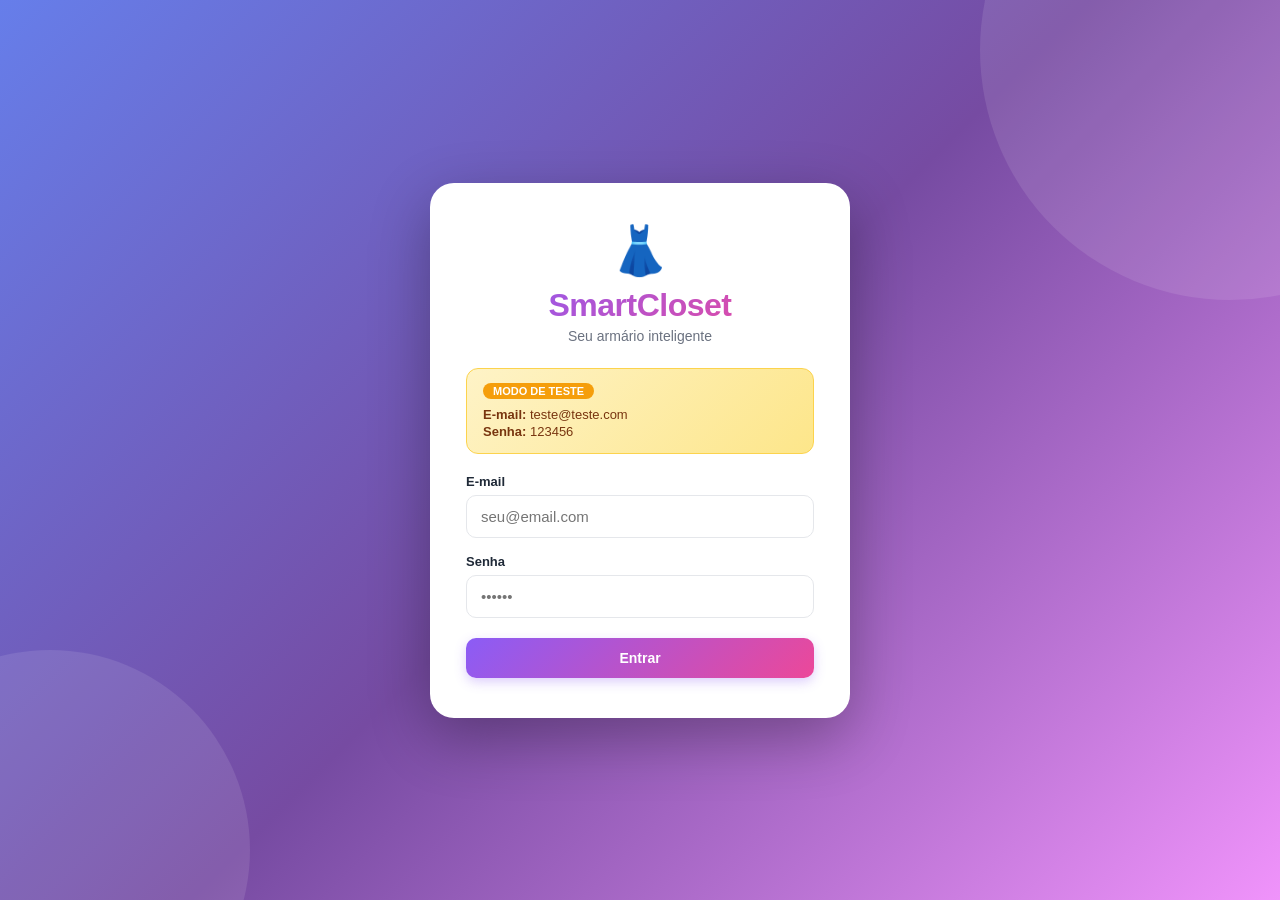
<file: index.html>
<!DOCTYPE html>
<html lang="pt-BR">
<head>
    <meta charset="UTF-8">
    <meta name="viewport" content="width=device-width, initial-scale=1.0">
    <title>SmartCloset · Seu armário inteligente</title>
    <link rel="stylesheet" href="style.css">
</head>
<body>

    <!-- ================= AUTH ================= -->
    <div id="auth-section" class="auth-wrapper">
        <div class="auth-card">
            <div class="auth-brand">
                <span class="brand-icon">👗</span>
                <h1>SmartCloset</h1>
                <p>Seu armário inteligente</p>
            </div>

            <div class="test-hint">
                <span class="hint-badge">Modo de Teste</span>
                <div class="hint-info">
                    <span><strong>E-mail:</strong> teste@teste.com</span>
                    <span><strong>Senha:</strong> 123456</span>
                </div>
            </div>

            <form id="auth-form">
                <div class="field">
                    <label for="email">E-mail</label>
                    <input type="email" id="email" placeholder="seu@email.com" required>
                </div>
                <div class="field">
                    <label for="password">Senha</label>
                    <input type="password" id="password" placeholder="••••••" required>
                </div>
                <button type="submit" id="btn-login">Entrar</button>
            </form>
        </div>
    </div>

    <!-- ================= APP ================= -->
    <div id="app-section" class="hidden">
        <header class="app-header">
            <div class="header-brand">👗 SmartCloset</div>
            <nav class="tabs">
                <button data-tab="closet"   class="tab active">Armário</button>
                <button data-tab="outfit"   class="tab">Look do Dia</button>
                <button data-tab="chat"     class="tab">🤖 Chatbot</button>
                <button data-tab="calendar" class="tab">Calendário</button>
                <button data-tab="stats"    class="tab">Estatísticas</button>
                <button data-tab="travel"   class="tab">Viagem</button>
                <button data-tab="bazar"    class="tab">Bazares</button>
            </nav>
            <button id="btn-logout">Sair</button>
        </header>

        <main>
            <!-- ===== TAB: ARMÁRIO ===== -->
            <section id="tab-closet" class="tab-panel active">
                <div class="upload-card">
                    <h2>➕ Nova Peça</h2>
                    <form id="upload-form">
                        <div class="upload-row">
                            <label class="file-btn">
                                <input type="file" id="clothing-image" accept="image/*" required>
                                <span>📷 Foto</span>
                            </label>
                            <input type="text" id="clothing-name" placeholder="Nome da peça" required>
                            <select id="clothing-category" required>
                                <option value="camisa">👕 Camisa / Blusa</option>
                                <option value="calca">👖 Calça / Short</option>
                                <option value="sapato">👟 Calçado</option>
                                <option value="acessorio">👜 Acessório</option>
                            </select>
                            <input type="number" id="clothing-price" placeholder="Preço R$" min="0" step="0.01">
                        </div>
                        <div class="upload-row">
                            <span style="font-size:13px;font-weight:600;">Ocasiões:</span>
                            <label><input type="checkbox" class="occ" value="trabalho"> Trabalho</label>
                            <label><input type="checkbox" class="occ" value="festa"> Festa</label>
                            <label><input type="checkbox" class="occ" value="casual" checked> Casual</label>
                            <label><input type="checkbox" class="occ" value="estudo"> Estudo</label>
                            <label><input type="checkbox" class="occ" value="viagem"> Viagem</label>
                        </div>
                        <div class="upload-row">
                            <button type="submit">Adicionar ao armário</button>
                        </div>
                    </form>
                </div>

                <div class="seed-bar">
                 <button id="btn-seed" class="btn-seed">🧪 Carregar roupas de teste (20 peças)</button>
                 <button id="btn-clear" class="btn-clear">🗑️ Limpar armário</button>
                </div>

                <h2>Minhas Roupas <span id="closet-count"></span></h2>
                <div id="closet-grid"></div>
            </section>

            <!-- ===== TAB: LOOK DO DIA ===== -->
            <section id="tab-outfit" class="tab-panel">
                <h2>✨ Look do Dia</h2>
                <div class="outfit-controls">
                    <select id="occasion-select">
                        <option value="casual">Casual</option>
                        <option value="trabalho">Trabalho</option>
                        <option value="festa">Festa</option>
                        <option value="estudo">Estudo</option>
                        <option value="viagem">Viagem</option>
                    </select>
                    <button id="btn-weather">🌡️ Clima atual</button>
                    <button id="btn-suggest">✨ Sugerir Look</button>
                </div>
                <div id="outfit-result"></div>
            </section>

            <!-- ===== TAB: CHATBOT ===== -->
            <section id="tab-chat" class="tab-panel">
                <div id="chat-messages"></div>
                <form id="chat-form">
                    <input type="text" id="chat-input"
                           placeholder='Ex: "sugerir look para trabalho"' autocomplete="off">
                    <button type="submit">Enviar</button>
                </form>
            </section>

            <!-- ===== TAB: CALENDÁRIO ===== -->
            <section id="tab-calendar" class="tab-panel">
                <div class="calendar-header">
                    <button id="cal-prev">←</button>
                    <h2 id="cal-month"></h2>
                    <button id="cal-next">→</button>
                </div>
                <div id="calendar-grid"></div>
            </section>

            <!-- ===== TAB: ESTATÍSTICAS ===== -->
            <section id="tab-stats" class="tab-panel">
                <h2>📊 Estatísticas do armário</h2>
                <div id="stats-content"></div>
            </section>

            <!-- ===== TAB: VIAGEM ===== -->
            <section id="tab-travel" class="tab-panel">
                <h2>🧳 Montar mala de viagem</h2>
                <div class="travel-form">
                    <input type="number" id="travel-days" placeholder="Dias" min="1" max="30" value="3">
                    <select id="travel-weather">
                        <option value="quente">☀️ Quente</option>
                        <option value="ameno" selected>🌤️ Ameno</option>
                        <option value="frio">❄️ Frio</option>
                    </select>
                    <button id="btn-travel">Montar mala</button>
                </div>
                <div id="travel-result"></div>
            </section>

            <!-- ===== TAB: BAZARES ===== -->
            <section id="tab-bazar" class="tab-panel">
                <h2>🏪 Bazares próximos</h2>
                <button id="btn-geoloc-bazar">📍 Usar minha localização</button>
                <div id="bazar-list"></div>
            </section>
        </main>
    </div>

    <script src="app.js"></script>
</body>
</html>
</file>
<file: style.css>
* { margin: 0; padding: 0; box-sizing: border-box; }

:root {
    --primary: #8b5cf6; --primary-dark: #7c3aed; --accent: #ec4899;
    --bg: #f8f5ff; --surface: #fff; --text: #1f2937; --text-muted: #6b7280;
    --border: #e5e7eb; --danger: #ef4444; --success: #10b981;
    --radius: 14px;
    --shadow-sm: 0 1px 3px rgba(0,0,0,0.08);
    --shadow-md: 0 4px 12px rgba(0,0,0,0.08);
    --shadow-lg: 0 10px 40px rgba(139,92,246,0.18);
}

body {
    font-family: -apple-system, BlinkMacSystemFont, 'Segoe UI', Roboto, sans-serif;
    background: var(--bg); color: var(--text); min-height: 100vh;
}
.hidden { display: none !important; }

/* ================= AUTH ================= */
.auth-wrapper {
    min-height: 100vh; display: flex; align-items: center; justify-content: center;
    padding: 20px; position: relative; overflow: hidden;
    background: linear-gradient(135deg, #667eea 0%, #764ba2 50%, #f093fb 100%);
}
.auth-wrapper::before, .auth-wrapper::after {
    content: ''; position: absolute; border-radius: 50%; background: rgba(255,255,255,0.1);
}
.auth-wrapper::before { width: 500px; height: 500px; top: -200px; right: -200px; }
.auth-wrapper::after  { width: 400px; height: 400px; bottom: -150px; left: -150px; }

.auth-card {
    position: relative; z-index: 1; background: #fff;
    padding: 40px 36px; border-radius: 24px; width: 100%; max-width: 420px;
    box-shadow: 0 20px 60px rgba(0,0,0,0.3); animation: slideUp 0.5s ease;
}
@keyframes slideUp { from { opacity:0; transform: translateY(20px);} to { opacity:1; transform:none;} }

.auth-brand { text-align: center; margin-bottom: 24px; }
.auth-brand .brand-icon { font-size: 48px; display: inline-block; margin-bottom: 8px; }
.auth-brand h1 {
    font-size: 32px; font-weight: 700; letter-spacing: -0.5px;
    background: linear-gradient(135deg, var(--primary), var(--accent));
    -webkit-background-clip: text; -webkit-text-fill-color: transparent; background-clip: text;
}
.auth-brand p { color: var(--text-muted); font-size: 14px; margin-top: 4px; }

.test-hint {
    background: linear-gradient(135deg, #fef3c7, #fde68a);
    border: 1px solid #fcd34d; padding: 14px 16px; border-radius: 12px;
    margin-bottom: 20px; font-size: 13px;
}
.hint-badge {
    display: inline-block; background: #f59e0b; color: #fff; padding: 2px 10px;
    border-radius: 20px; font-size: 11px; font-weight: 700;
    text-transform: uppercase; margin-bottom: 8px;
}
.hint-info { display: flex; flex-direction: column; gap: 2px; color: #78350f; }

.field { display: flex; flex-direction: column; gap: 6px; margin-bottom: 16px; }
.field label { font-size: 13px; font-weight: 600; }

input, select, textarea {
    padding: 12px 14px; border: 1.5px solid var(--border); border-radius: 10px;
    font-size: 15px; background: #fff; color: var(--text); width: 100%;
    font-family: inherit; outline: none; transition: all 0.2s;
}
input:focus, select:focus { border-color: var(--primary); box-shadow: 0 0 0 4px rgba(139,92,246,0.12); }

button {
    padding: 12px 20px; border: none; border-radius: 10px; font-size: 14px;
    font-weight: 600; cursor: pointer; font-family: inherit; transition: all 0.2s;
}
#btn-login {
    width: 100%; margin-top: 4px; color: #fff;
    background: linear-gradient(135deg, var(--primary), var(--accent));
    box-shadow: 0 4px 12px rgba(139,92,246,0.3);
}
#btn-login:hover { transform: translateY(-1px); box-shadow: 0 6px 20px rgba(139,92,246,0.45); }

/* ================= APP ================= */
.app-header {
    background: #fff; border-bottom: 1px solid var(--border); padding: 14px 20px;
    display: flex; align-items: center; gap: 20px;
    position: sticky; top: 0; z-index: 10; flex-wrap: wrap;
}
.header-brand {
    font-size: 18px; font-weight: 700; white-space: nowrap;
    background: linear-gradient(135deg, var(--primary), var(--accent));
    -webkit-background-clip: text; -webkit-text-fill-color: transparent; background-clip: text;
}

.tabs { display: flex; gap: 4px; flex: 1; overflow-x: auto; }
.tab {
    background: transparent; color: var(--text-muted); padding: 8px 14px;
    border-radius: 8px; font-size: 13px; white-space: nowrap; border: none;
}
.tab:hover { background: #f3f0ff; color: var(--primary); }
.tab.active { background: linear-gradient(135deg, var(--primary), var(--accent)); color: #fff; }

#btn-logout {
    background: transparent; color: var(--danger); border: 1.5px solid var(--border);
    padding: 8px 14px; font-size: 13px;
}
#btn-logout:hover { background: var(--danger); color: #fff; border-color: var(--danger); }

main { max-width: 1100px; margin: 0 auto; padding: 24px 20px 60px; }

.tab-panel { display: none; }
.tab-panel.active { display: block; animation: fadeIn 0.25s ease; }
@keyframes fadeIn { from { opacity:0; transform: translateY(6px);} to { opacity:1; transform:none;} }

h2 { font-size: 20px; margin-bottom: 14px; display: flex; align-items: center; gap: 8px; }
h2 span { font-size: 14px; color: var(--text-muted); font-weight: 500; }
h3 { font-size: 16px; margin-bottom: 12px; }

/* ===== UPLOAD ===== */
.upload-card {
    background: #fff; padding: 20px; border-radius: var(--radius);
    border: 1px solid var(--border); box-shadow: var(--shadow-md); margin-bottom: 28px;
}
.upload-row { display: flex; gap: 10px; margin-bottom: 12px; flex-wrap: wrap; align-items: center; }
.upload-row input, .upload-row select { flex: 1; min-width: 120px; }
.upload-row label { font-size: 13px; display: flex; align-items: center; gap: 6px; cursor: pointer; }

.file-btn {
    position: relative; display: inline-flex; align-items: center; gap: 6px;
    padding: 11px 16px; background: #faf5ff; border: 1.5px dashed var(--primary);
    border-radius: 10px; color: var(--primary); font-size: 14px; font-weight: 600;
    cursor: pointer; transition: all 0.2s; white-space: nowrap;
}
.file-btn:hover { background: #f3e8ff; }
.file-btn input { display: none; }

#upload-form button[type="submit"] {
    background: linear-gradient(135deg, var(--primary), var(--accent));
    color: #fff; padding: 12px 24px; box-shadow: 0 4px 12px rgba(139,92,246,0.3);
}
#upload-form button[type="submit"]:hover { transform: translateY(-1px); }

/* ===== CLOSET ===== */
#closet-grid { display: grid; grid-template-columns: repeat(auto-fill, minmax(160px, 1fr)); gap: 14px; }
.clothing-card {
    background: #fff; border-radius: var(--radius); border: 1px solid var(--border);
    overflow: hidden; box-shadow: var(--shadow-sm); transition: all 0.25s;
    display: flex; flex-direction: column;
}
.clothing-card:hover { transform: translateY(-3px); box-shadow: var(--shadow-lg); }
.card-img { width: 100%; height: 160px; overflow: hidden; background: #f3f4f6; }
.card-img img { width: 100%; height: 100%; object-fit: cover; }
.card-body { padding: 10px 12px 12px; display: flex; flex-direction: column; gap: 4px; }
.card-title { font-size: 13px; font-weight: 600; overflow: hidden; text-overflow: ellipsis; white-space: nowrap; }
.card-meta { font-size: 11px; color: var(--text-muted); margin-bottom: 6px; }
.btn-wear, .btn-del { padding: 6px 10px; font-size: 11px; border-radius: 6px; }
.btn-wear { background: #d1fae5; color: #065f46; }
.btn-wear:hover { background: var(--success); color: #fff; }
.btn-del { background: #fee2e2; color: var(--danger); }
.btn-del:hover { background: var(--danger); color: #fff; }

.empty {
    grid-column: 1 / -1; text-align: center; padding: 50px 20px;
    color: var(--text-muted); background: #fff;
    border: 2px dashed var(--border); border-radius: var(--radius);
}
.empty::before { content: '👗'; display: block; font-size: 44px; margin-bottom: 12px; opacity: 0.5; }

/* ===== OUTFIT ===== */
.outfit-controls { display: flex; gap: 10px; margin-bottom: 20px; flex-wrap: wrap; }
.outfit-controls select { flex: 1; max-width: 240px; }
.outfit-controls button {
    background: linear-gradient(135deg, var(--primary), var(--accent));
    color: #fff; padding: 12px 20px;
}
.outfit-controls button:hover { transform: translateY(-1px); }

.outfit-board {
    background: #fff; border-radius: var(--radius); padding: 24px;
    border: 1px solid var(--border); box-shadow: var(--shadow-md);
}
.outfit-header { margin-bottom: 20px; }
.outfit-header h3 { font-size: 18px; }
.outfit-header p { font-size: 13px; color: var(--text-muted); margin-top: 4px; text-transform: capitalize; }

.mannequin-area { display: flex; gap: 24px; align-items: center; flex-wrap: wrap; justify-content: center; margin-bottom: 20px; }
.mannequin { width: 100px; height: 220px; flex-shrink: 0; }
.mannequin-svg { width: 100%; height: 100%; }

.outfit-slots { display: grid; grid-template-columns: repeat(auto-fill, minmax(140px, 1fr)); gap: 12px; flex: 1; min-width: 280px; }
.outfit-slot {
    background: #fafafa; border: 1.5px solid var(--border); border-radius: 10px;
    overflow: hidden; display: flex; flex-direction: column;
}
.outfit-slot img { width: 100%; height: 120px; object-fit: cover; }
.outfit-slot-label { padding: 8px 10px; font-size: 12px; font-weight: 600; text-align: center; }
.empty-slot {
    display: flex; flex-direction: column; align-items: center; justify-content: center;
    padding: 20px; color: var(--text-muted); font-size: 12px; text-align: center; gap: 6px;
}
.empty-slot span { font-size: 28px; opacity: 0.5; }

.btn-primary {
    background: linear-gradient(135deg, var(--primary), var(--accent));
    color: #fff; padding: 12px 24px; box-shadow: 0 4px 12px rgba(139,92,246,0.3);
}
.btn-primary:hover { transform: translateY(-1px); box-shadow: 0 6px 18px rgba(139,92,246,0.45); }

/* ===== CHAT ===== */
#tab-chat { display: none; flex-direction: column; height: calc(100vh - 140px); }
#tab-chat.active { display: flex; }

#chat-messages {
    flex: 1; overflow-y: auto; padding: 20px; background: #fff;
    border: 1px solid var(--border); border-radius: var(--radius) var(--radius) 0 0;
    display: flex; flex-direction: column; gap: 10px;
}
.chat-msg {
    max-width: 80%; padding: 10px 14px; border-radius: 12px;
    font-size: 14px; line-height: 1.5; word-wrap: break-word;
}
.chat-msg.user {
    align-self: flex-end;
    background: linear-gradient(135deg, var(--primary), var(--accent));
    color: #fff; border-bottom-right-radius: 4px;
}
.chat-msg.bot {
    align-self: flex-start; background: #f3f0ff; color: var(--text);
    border-bottom-left-radius: 4px;
}

#chat-form {
    display: flex; gap: 8px; padding: 12px; background: #fff;
    border: 1px solid var(--border); border-top: none;
    border-radius: 0 0 var(--radius) var(--radius);
}
#chat-form input { flex: 1; }
#chat-form button {
    background: linear-gradient(135deg, var(--primary), var(--accent)); color: #fff; padding: 12px 20px;
}

/* ===== CALENDAR ===== */
.calendar-header { display: flex; justify-content: space-between; align-items: center; margin-bottom: 16px; }
.calendar-header h2 { margin: 0; font-size: 18px; }
.calendar-header button {
    background: #fff; color: var(--primary); border: 1.5px solid var(--border);
    padding: 8px 14px; font-size: 16px;
}
.calendar-header button:hover { border-color: var(--primary); }

#calendar-grid {
    display: grid; grid-template-columns: repeat(7, 1fr); gap: 4px;
    background: #fff; padding: 16px; border-radius: var(--radius);
    border: 1px solid var(--border); box-shadow: var(--shadow-sm);
}
.cal-head {
    text-align: center; font-size: 11px; font-weight: 700;
    color: var(--text-muted); padding: 8px 0; text-transform: uppercase;
}
.cal-day {
    aspect-ratio: 1; border-radius: 8px; padding: 4px; font-size: 12px;
    background: #fafafa; cursor: pointer; border: 1px solid transparent;
    transition: all 0.15s; position: relative;
    display: flex; flex-direction: column; overflow: hidden;
}
.cal-day:not(.empty):hover { border-color: var(--primary); background: #faf5ff; }
.cal-day.empty { background: transparent; cursor: default; }
.cal-day.today { border: 2px solid var(--primary); font-weight: 700; }
.cal-day.planned { background: #f3e8ff; }
.cal-num { font-weight: 600; }
.cal-pieces { display: flex; gap: 2px; margin-top: 2px; flex: 1; }
.cal-mini { width: 20px; height: 20px; object-fit: cover; border-radius: 4px; }

/* ===== STATS ===== */
.stats-cards {
    display: grid; grid-template-columns: repeat(auto-fit, minmax(180px, 1fr));
    gap: 14px; margin-bottom: 24px;
}
.stat-card {
    background: #fff; border: 1px solid var(--border); border-radius: var(--radius);
    padding: 20px; text-align: center; box-shadow: var(--shadow-sm);
}
.stat-card.accent { background: linear-gradient(135deg, var(--primary), var(--accent)); color: #fff; border: none; }
.stat-card.warn { background: #fef3c7; border-color: #fcd34d; }
.stat-num { font-size: 32px; font-weight: 700; margin-bottom: 4px; }
.stat-label { font-size: 12px; opacity: 0.85; }

.stats-grid { display: grid; grid-template-columns: repeat(auto-fit, minmax(280px, 1fr)); gap: 16px; }
.stats-block {
    background: #fff; border: 1px solid var(--border); border-radius: var(--radius);
    padding: 16px 20px; box-shadow: var(--shadow-sm);
}
.stats-block h3 { font-size: 15px; margin-bottom: 12px; }
.stats-row {
    display: flex; justify-content: space-between; align-items: center;
    padding: 8px 0; border-bottom: 1px solid #f3f4f6; font-size: 13px;
}
.stats-row:last-child { border-bottom: none; }
.mini-btn { background: #d1fae5; color: #065f46; padding: 4px 10px; font-size: 11px; border-radius: 6px; }
.mini-btn:hover { background: var(--success); color: #fff; }
.empty-small { font-size: 13px; color: var(--text-muted); padding: 8px 0; font-style: italic; }

/* ===== TRAVEL ===== */
.travel-form { display: flex; gap: 10px; margin-bottom: 20px; flex-wrap: wrap; }
.travel-form input, .travel-form select { max-width: 200px; }
.travel-form button { background: linear-gradient(135deg, var(--primary), var(--accent)); color: #fff; padding: 12px 24px; }
.travel-form button:hover { transform: translateY(-1px); }

.travel-board {
    background: #fff; border-radius: var(--radius); padding: 20px;
    border: 1px solid var(--border); box-shadow: var(--shadow-md);
}
.travel-grid { display: grid; grid-template-columns: repeat(auto-fill, minmax(130px, 1fr)); gap: 12px; margin: 16px 0; }
.travel-item { text-align: center; background: #fafafa; border: 1px solid var(--border); border-radius: 10px; overflow: hidden; }
.travel-item img { width: 100%; height: 100px; object-fit: cover; }
.travel-item div { padding: 8px; font-size: 12px; font-weight: 600; }
.travel-tip { font-size: 13px; color: var(--text-muted); padding: 12px; background: #f3f0ff; border-radius: 8px; }

/* ===== BAZAR ===== */
#btn-geoloc-bazar {
    background: linear-gradient(135deg, var(--primary), var(--accent));
    color: #fff; padding: 12px 20px; margin-bottom: 20px;
}
#bazar-list { display: grid; grid-template-columns: repeat(auto-fit, minmax(280px, 1fr)); gap: 14px; }
.bazar-card {
    background: #fff; border: 1px solid var(--border); border-radius: var(--radius);
    padding: 18px; box-shadow: var(--shadow-sm); display: flex; flex-direction: column; gap: 6px;
}
.bazar-card h3 { font-size: 16px; margin-bottom: 4px; }
.bazar-card p { font-size: 13px; color: var(--text-muted); }
.bazar-card p strong { color: var(--primary); }
.btn-map {
    display: inline-block; margin-top: 10px; padding: 8px 14px;
    background: #f3e8ff; color: var(--primary); border-radius: 8px;
    text-decoration: none; font-size: 13px; font-weight: 600;
    text-align: center; transition: all 0.2s;
}
.btn-map:hover { background: var(--primary); color: #fff; }

/* ===== RESPONSIVE ===== */
@media (max-width: 768px) {
    .app-header { padding: 12px; gap: 10px; }
    .header-brand { font-size: 16px; }
    .tab { padding: 7px 10px; font-size: 12px; }
    main { padding: 16px 12px 40px; }
    .upload-row { flex-direction: column; align-items: stretch; }
    .file-btn { justify-content: center; }
    #closet-grid { grid-template-columns: repeat(auto-fill, minmax(130px, 1fr)); gap: 10px; }
    .card-img { height: 130px; }
    .mannequin { display: none; }
    .outfit-slots { min-width: 0; }
    .cal-mini { width: 12px; height: 12px; }
    .cal-day { font-size: 11px; }
    .stat-num { font-size: 26px; }
}

/* ===== SEED ===== */
.seed-bar {
    display: flex;
    gap: 10px;
    margin-bottom: 24px;
    flex-wrap: wrap;
}
.btn-seed, .btn-clear {
    padding: 10px 18px;
    font-size: 13px;
    font-weight: 600;
    border-radius: 10px;
    border: 1.5px solid var(--border);
    background: #fff;
    color: var(--text);
    cursor: pointer;
    transition: all 0.2s;
}
.btn-seed {
    border-color: var(--primary);
    color: var(--primary);
    background: #faf5ff;
}
.btn-seed:hover {
    background: var(--primary);
    color: #fff;
    transform: translateY(-1px);
}
.btn-clear {
    color: var(--danger);
}
.btn-clear:hover {
    background: var(--danger);
    color: #fff;
    border-color: var(--danger);
}
</file>
